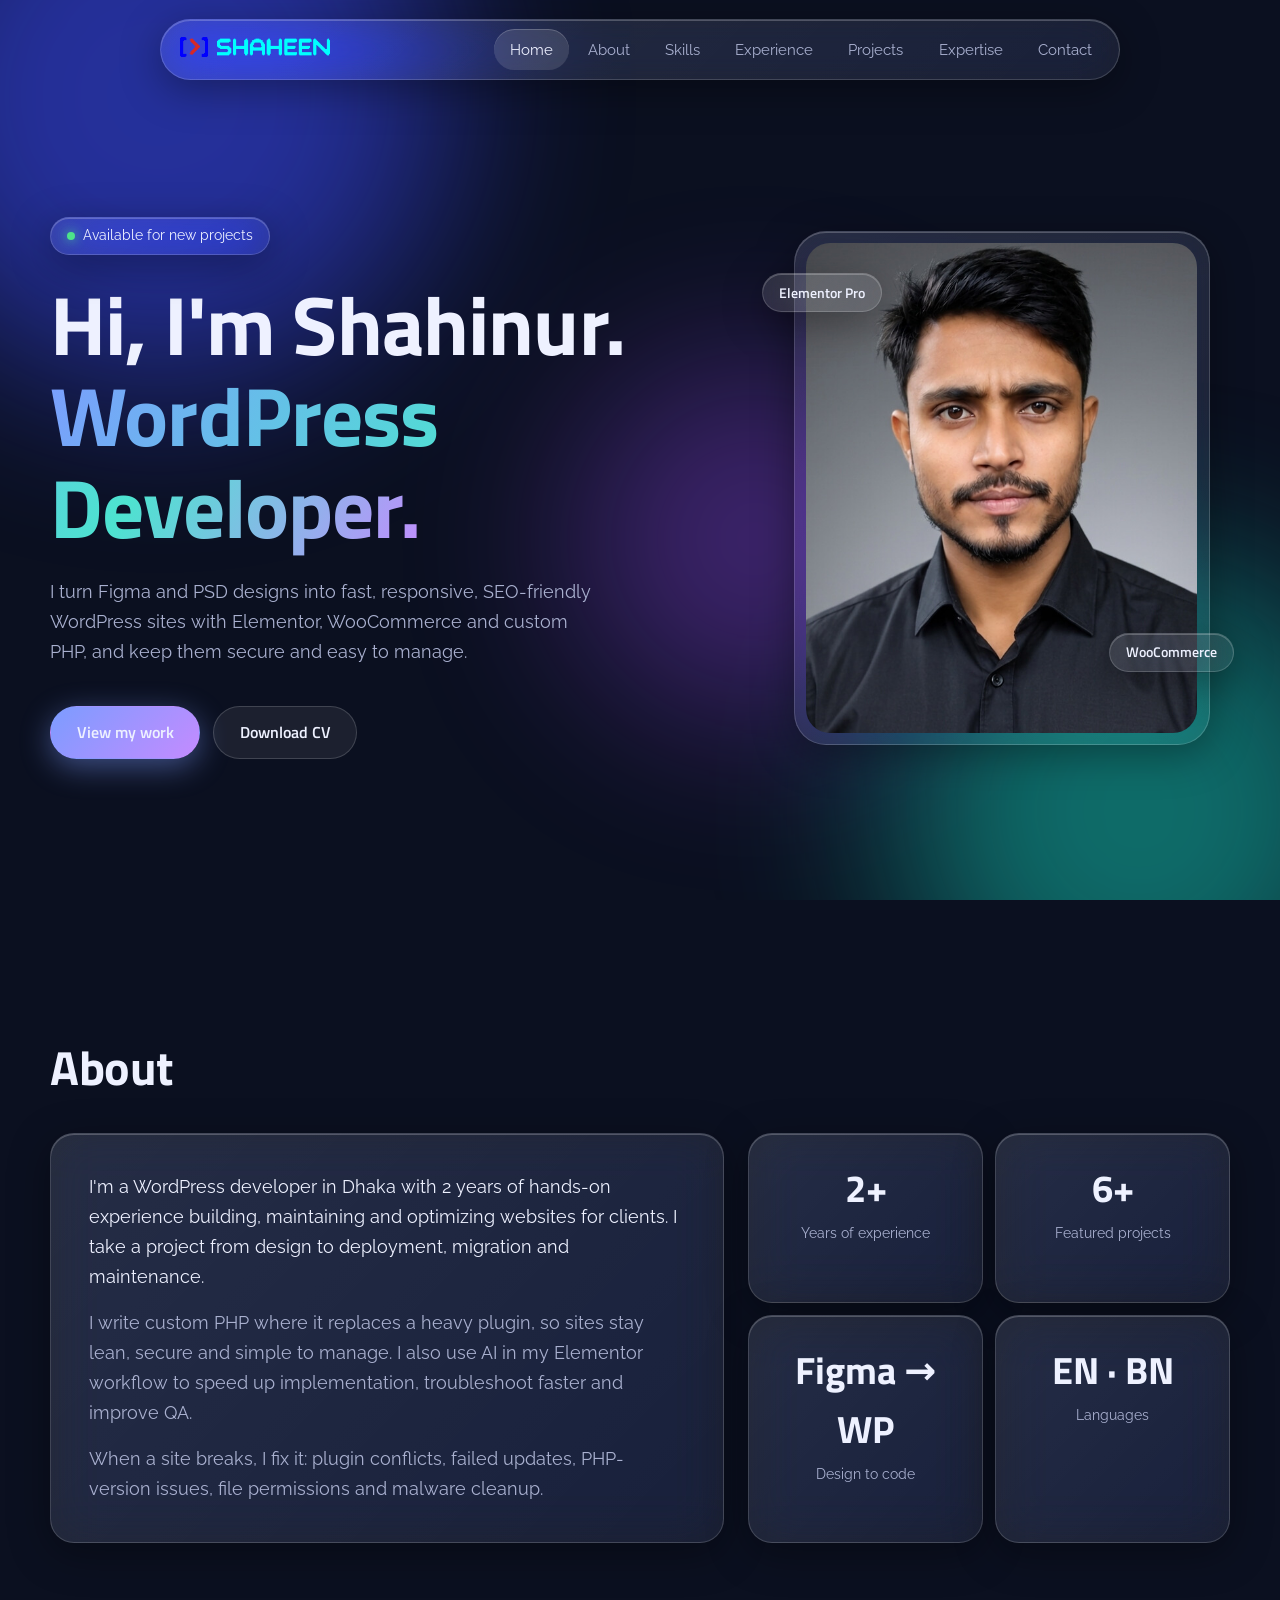
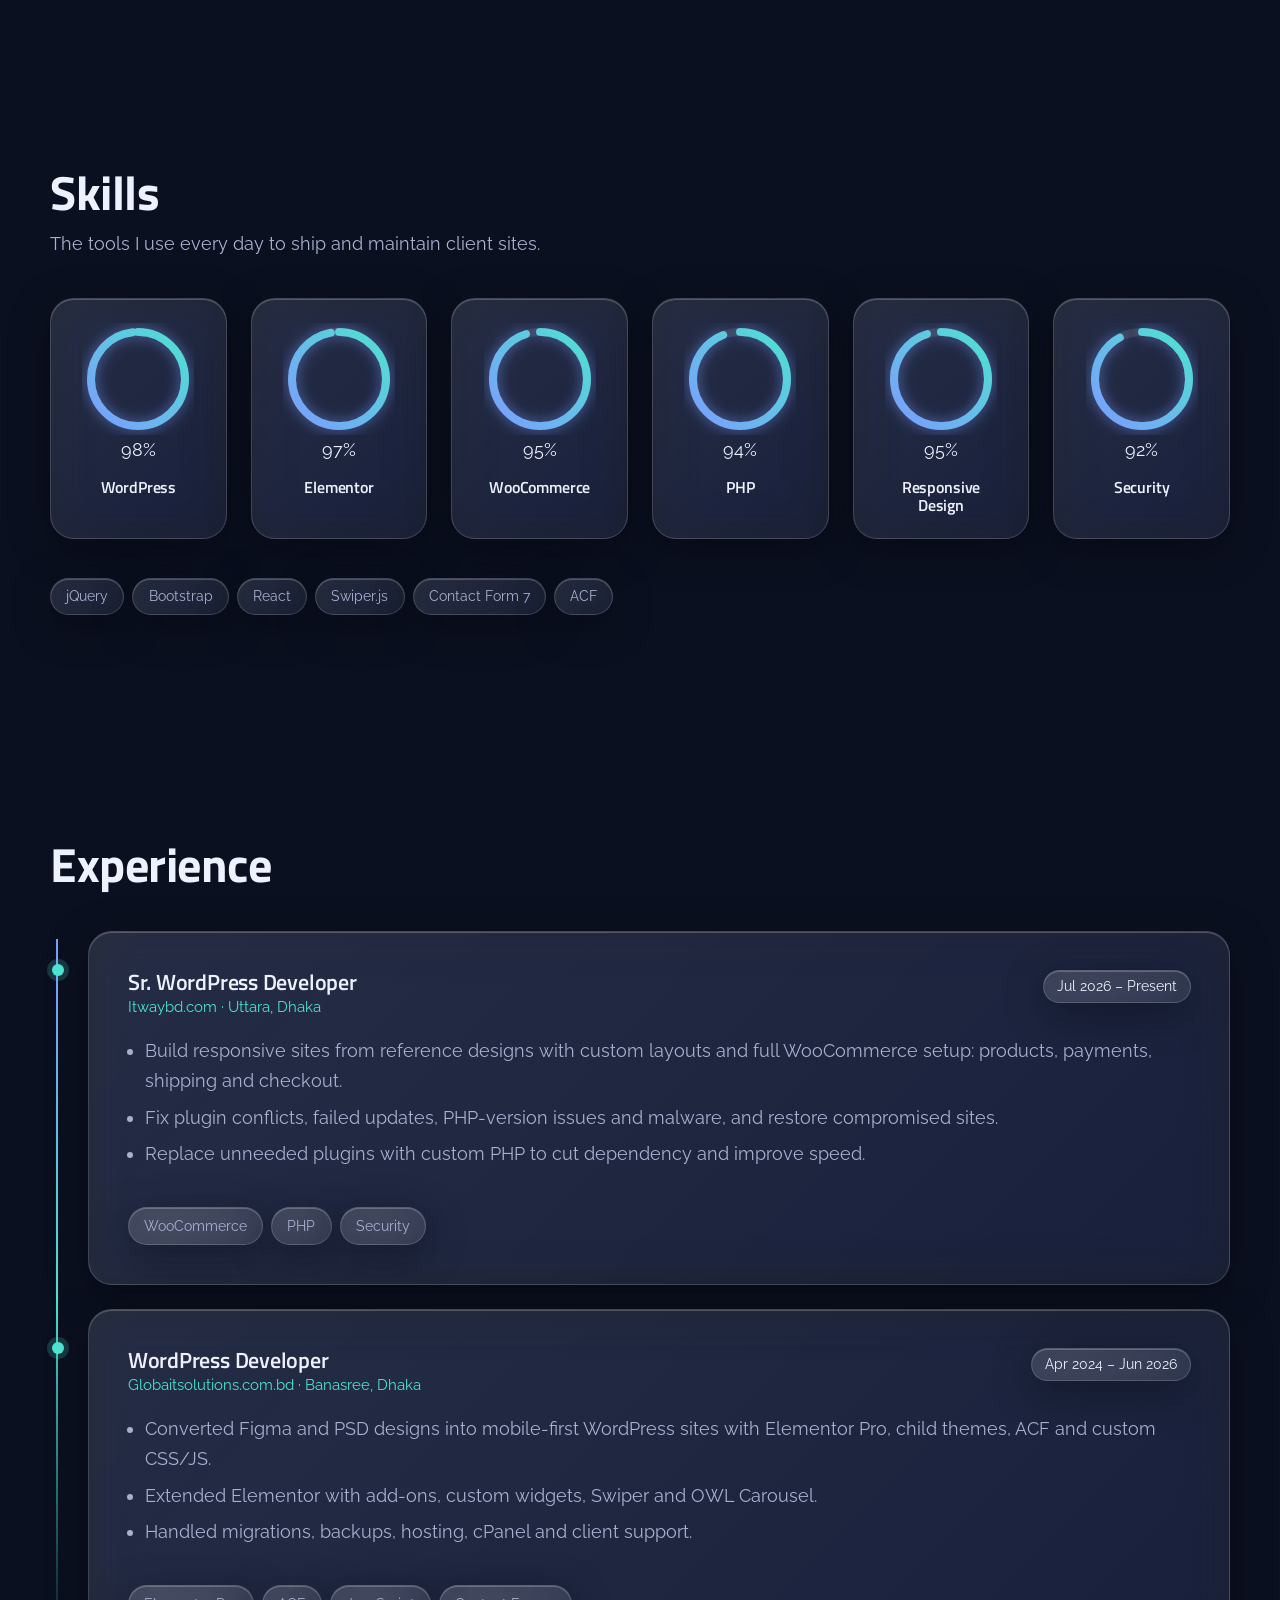
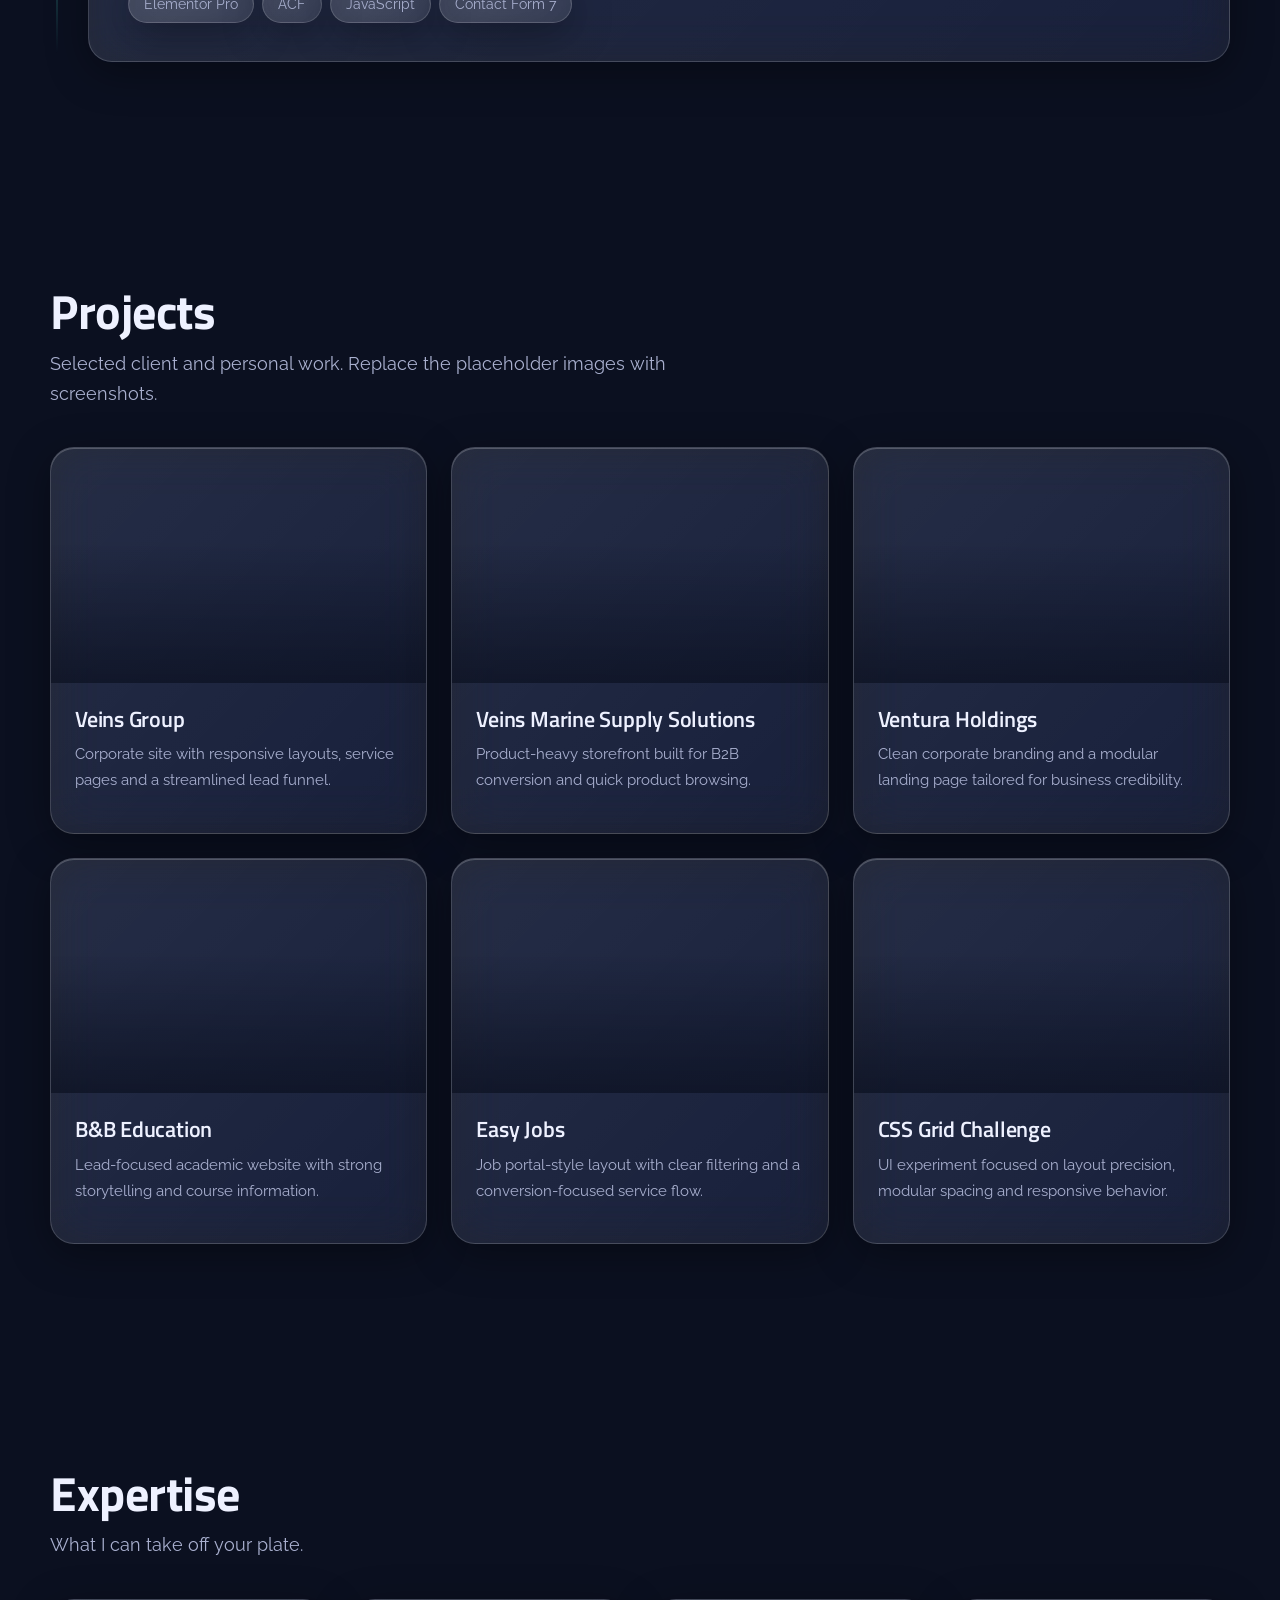
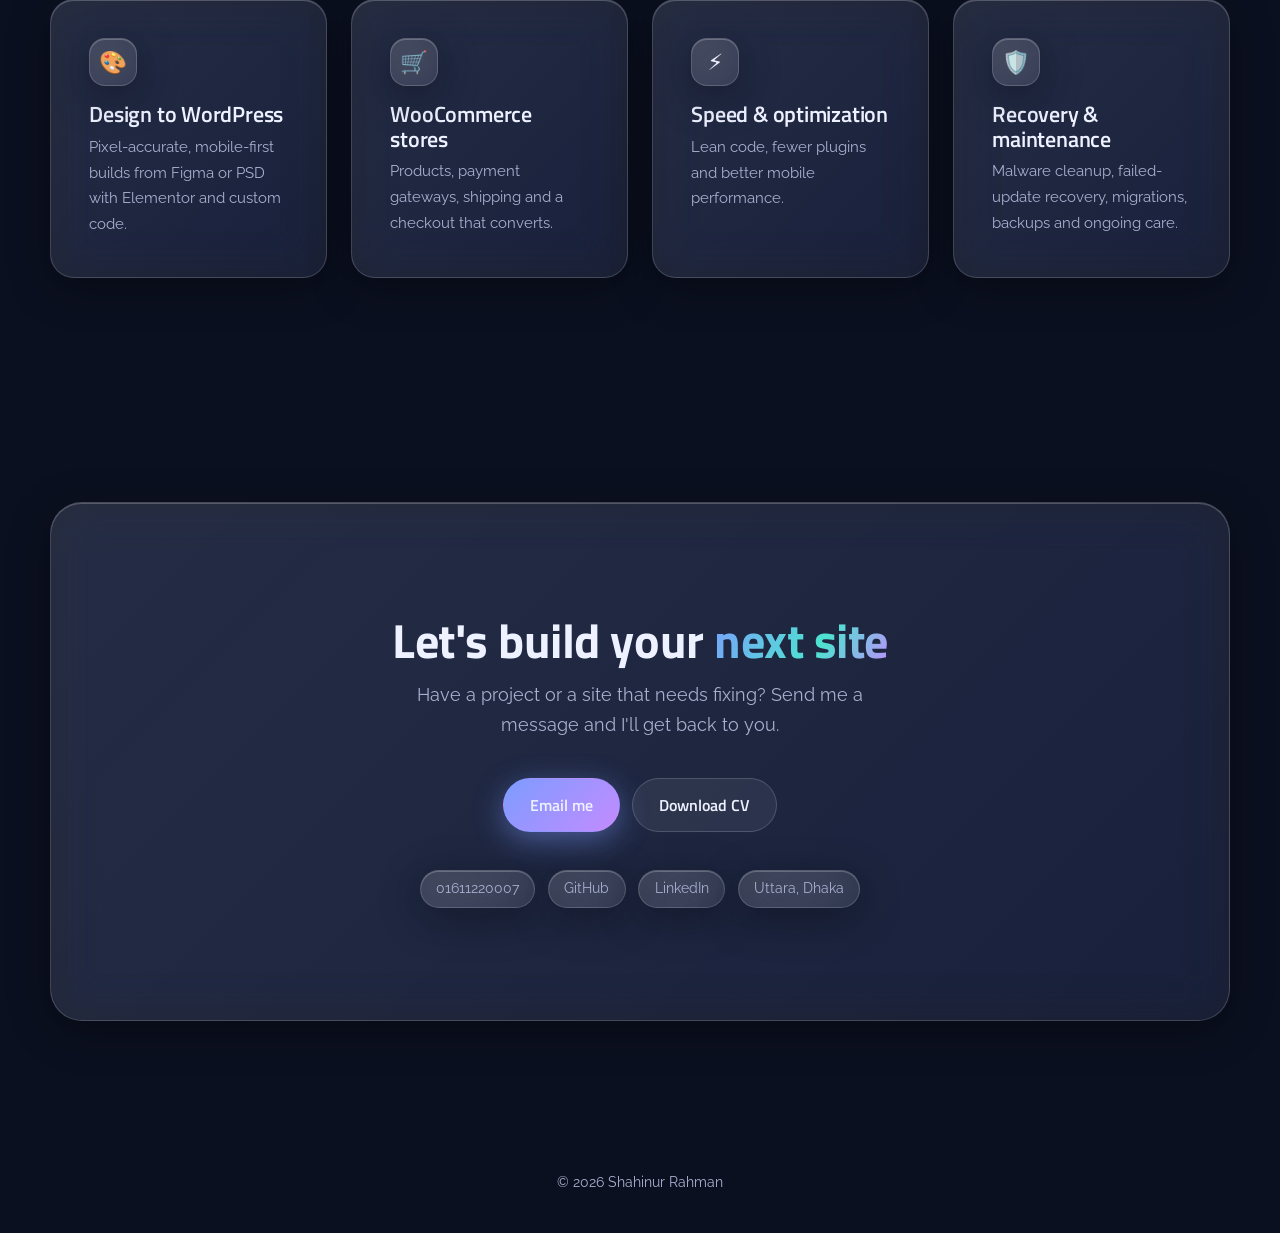
<file: index.html>
<!DOCTYPE html>
<html lang="en">
<head>
<meta charset="UTF-8">
<meta name="viewport" content="width=device-width, initial-scale=1">
<title>Shahinur Rahman — WordPress Developer</title>
<!-- Favicon -->
<link rel="icon" type="image/png" href="resources/images/favicon.png">
<link rel="apple-touch-icon" href="resources/images/favicon.png">

<meta name="description" content="Shahinur Rahman is a WordPress developer in Dhaka building fast, responsive Elementor and WooCommerce websites.">
<meta name="theme-color" content="#0b1020">
<link rel="preconnect" href="https://fonts.googleapis.com">
<link rel="preconnect" href="https://fonts.gstatic.com" crossorigin>
<link href="https://fonts.googleapis.com/css2?family=Raleway:wght@400;500;600&family=Titillium+Web:wght@400;600;700&display=swap" rel="stylesheet">
<link rel="stylesheet" href="resources/css/style.css">
</head>
<body>
<div class="ambient" aria-hidden="true"><i></i><i></i><i></i></div>
<svg width="0" height="0" aria-hidden="true"><defs><linearGradient id="g" x1="0" y1="0" x2="1" y2="1"><stop offset="0" stop-color="#7c9cff"/><stop offset="1" stop-color="#4de3d0"/></linearGradient></defs></svg>

<header class="nav glass">
  <a href="#home" class="logo"><img src="resources/images/shaheen-logo.gif" alt="Shaheen." style="width: min(150px, 40vw); height: auto; display: inline-block;"></a>
  <button class="burger" aria-label="Toggle menu" aria-expanded="false" aria-controls="menu">☰</button>
  <ul class="menu" id="menu">
    <li><a href="#home">Home</a></li><li><a href="#about">About</a></li><li><a href="#skills">Skills</a></li>
    <li><a href="#experience">Experience</a></li><li><a href="#projects">Projects</a></li>
    <li><a href="#expertise">Expertise</a></li><li><a href="#contact">Contact</a></li>
  </ul>
</header>

<main>
<section class="hero" id="home">
  <div class="wrap">
    <div>
      <span class="hero-badge glass"><b></b> Available for new projects</span>
      <h1>Hi, I'm Shahinur.<br><span class="grad">WordPress Developer.</span></h1>
      <p class="lead">I turn Figma and PSD designs into fast, responsive, SEO-friendly WordPress sites with Elementor, WooCommerce and custom PHP, and keep them secure and easy to manage.</p>
      <div class="hero-cta">
        <a href="#projects" class="btn btn-primary">View my work</a>
        <a href="resources/CV/Shahinur-Rahman-CV.pdf" class="btn" download>Download CV</a>
      </div>
    </div>
    <div class="portrait glass">
      <!-- REPLACE with your photo -->
      <img src="resources/images/shaheen.jpg" alt="Portrait of Shahinur Rahman" style="width: 100%; height: auto; display: block;">
      <span class="chip glass c1">Elementor Pro</span>
      <span class="chip glass c2">WooCommerce</span>
    </div>
  </div>
</section>

<section id="about"><div class="wrap">
  <div class="sec-head reveal"><h2>About</h2></div>
  <div class="about-grid">
    <div class="glass card reveal">
      <p>I'm a WordPress developer in Dhaka with 2 years of hands-on experience building, maintaining and optimizing websites for clients. I take a project from design to deployment, migration and maintenance.</p>
      <p>I write custom PHP where it replaces a heavy plugin, so sites stay lean, secure and simple to manage. I also use AI in my Elementor workflow to speed up implementation, troubleshoot faster and improve QA.</p>
      <p>When a site breaks, I fix it: plugin conflicts, failed updates, PHP-version issues, file permissions and malware cleanup.</p>
    </div>
    <div class="stats reveal">
      <div class="glass stat"><strong data-count="2">0</strong><span>Years of experience</span></div>
      <div class="glass stat"><strong data-count="6">0</strong><span>Featured projects</span></div>
      <div class="glass stat"><strong>Figma → WP</strong><span>Design to code</span></div>
      <div class="glass stat"><strong>EN · BN</strong><span>Languages</span></div>
    </div>
  </div>
</div></section>

<section id="skills"><div class="wrap">
  <div class="sec-head reveal"><h2>Skills</h2><p>The tools I use every day to ship and maintain client sites.</p></div>
  <div class="rings">
    <div class="glass ring reveal" data-skill="98"><div class="dial"><svg viewBox="0 0 100 100"><circle class="track" cx="50" cy="50" r="42"/><circle class="bar" cx="50" cy="50" r="42"/></svg><div class="value">98%</div></div><h3>WordPress</h3></div>
    <div class="glass ring reveal" data-skill="97"><div class="dial"><svg viewBox="0 0 100 100"><circle class="track" cx="50" cy="50" r="42"/><circle class="bar" cx="50" cy="50" r="42"/></svg><div class="value">97%</div></div><h3>Elementor</h3></div>
    <div class="glass ring reveal" data-skill="95"><div class="dial"><svg viewBox="0 0 100 100"><circle class="track" cx="50" cy="50" r="42"/><circle class="bar" cx="50" cy="50" r="42"/></svg><div class="value">95%</div></div><h3>WooCommerce</h3></div>
    <div class="glass ring reveal" data-skill="94"><div class="dial"><svg viewBox="0 0 100 100"><circle class="track" cx="50" cy="50" r="42"/><circle class="bar" cx="50" cy="50" r="42"/></svg><div class="value">94%</div></div><h3>PHP</h3></div>
    <div class="glass ring reveal" data-skill="95"><div class="dial"><svg viewBox="0 0 100 100"><circle class="track" cx="50" cy="50" r="42"/><circle class="bar" cx="50" cy="50" r="42"/></svg><div class="value">95%</div></div><h3>Responsive Design</h3></div>
    <div class="glass ring reveal" data-skill="92"><div class="dial"><svg viewBox="0 0 100 100"><circle class="track" cx="50" cy="50" r="42"/><circle class="bar" cx="50" cy="50" r="42"/></svg><div class="value">92%</div></div><h3>Security</h3></div>
  </div>
  <div class="tags reveal" aria-label="More tools">
    <span class="tag glass">jQuery</span><span class="tag glass">Bootstrap</span><span class="tag glass">React</span><span class="tag glass">Swiper.js</span><span class="tag glass">Contact Form 7</span><span class="tag glass">ACF</span>
  </div>
</div></section>

<section id="experience"><div class="wrap">
  <div class="sec-head reveal"><h2>Experience</h2></div>
  <div class="timeline">
    <article class="job glass card reveal">
      <div class="job-top"><div><h3>Sr. WordPress Developer</h3><div class="co">Itwaybd.com · Uttara, Dhaka</div></div><span class="date glass">Jul 2026 – Present</span></div>
      <ul>
        <li>Build responsive sites from reference designs with custom layouts and full WooCommerce setup: products, payments, shipping and checkout.</li>
        <li>Fix plugin conflicts, failed updates, PHP-version issues and malware, and restore compromised sites.</li>
        <li>Replace unneeded plugins with custom PHP to cut dependency and improve speed.</li>
      </ul>
      <div class="tags"><span class="tag glass">WooCommerce</span><span class="tag glass">PHP</span><span class="tag glass">Security</span></div>
    </article>
    <article class="job glass card reveal">
      <div class="job-top"><div><h3>WordPress Developer</h3><div class="co">Globaitsolutions.com.bd · Banasree, Dhaka</div></div><span class="date glass">Apr 2024 – Jun 2026</span></div>
      <ul>
        <li>Converted Figma and PSD designs into mobile-first WordPress sites with Elementor Pro, child themes, ACF and custom CSS/JS.</li>
        <li>Extended Elementor with add-ons, custom widgets, Swiper and OWL Carousel.</li>
        <li>Handled migrations, backups, hosting, cPanel and client support.</li>
      </ul>
      <div class="tags"><span class="tag glass">Elementor Pro</span><span class="tag glass">ACF</span><span class="tag glass">JavaScript</span><span class="tag glass">Contact Form 7</span></div>
    </article>
  </div>
</div></section>

<section id="projects"><div class="wrap">
  <div class="sec-head reveal"><h2>Projects</h2><p>Selected client and personal work. Replace the placeholder images with screenshots.</p></div>
  <div class="projects">
    <article class="glass proj reveal"><div class="thumb" style="background-image:url('https://placehold.co/800x500/1a2244/7c9cff?text=Veins+Group')"></div><div class="body"><h3>Veins Group</h3><p>Corporate site with responsive layouts, service pages and a streamlined lead funnel.</p></div></article>
    <article class="glass proj reveal"><div class="thumb" style="background-image:url('https://placehold.co/800x500/10333a/4de3d0?text=VMSS')"></div><div class="body"><h3>Veins Marine Supply Solutions</h3><p>Product-heavy storefront built for B2B conversion and quick product browsing.</p></div></article>
    <article class="glass proj reveal"><div class="thumb" style="background-image:url('https://placehold.co/800x500/2a1a44/c48bff?text=Ventura+Holdings')"></div><div class="body"><h3>Ventura Holdings</h3><p>Clean corporate branding and a modular landing page tailored for business credibility.</p></div></article>
    <article class="glass proj reveal"><div class="thumb" style="background-image:url('https://placehold.co/800x500/1a2244/7c9cff?text=B%26B+Education')"></div><div class="body"><h3>B&amp;B Education</h3><p>Lead-focused academic website with strong storytelling and course information.</p></div></article>
    <article class="glass proj reveal"><div class="thumb" style="background-image:url('https://placehold.co/800x500/10333a/4de3d0?text=Easy+Jobs')"></div><div class="body"><h3>Easy Jobs</h3><p>Job portal-style layout with clear filtering and a conversion-focused service flow.</p></div></article>
    <article class="glass proj reveal"><div class="thumb" style="background-image:url('https://placehold.co/800x500/2a1a44/c48bff?text=CSS+Grid')"></div><div class="body"><h3>CSS Grid Challenge</h3><p>UI experiment focused on layout precision, modular spacing and responsive behavior.</p></div></article>
  </div>
</div></section>

<section id="expertise"><div class="wrap">
  <div class="sec-head reveal"><h2>Expertise</h2><p>What I can take off your plate.</p></div>
  <div class="expertise">
    <div class="glass card reveal"><div class="ico glass">🎨</div><h3>Design to WordPress</h3><p>Pixel-accurate, mobile-first builds from Figma or PSD with Elementor and custom code.</p></div>
    <div class="glass card reveal"><div class="ico glass">🛒</div><h3>WooCommerce stores</h3><p>Products, payment gateways, shipping and a checkout that converts.</p></div>
    <div class="glass card reveal"><div class="ico glass">⚡</div><h3>Speed &amp; optimization</h3><p>Lean code, fewer plugins and better mobile performance.</p></div>
    <div class="glass card reveal"><div class="ico glass">🛡️</div><h3>Recovery &amp; maintenance</h3><p>Malware cleanup, failed-update recovery, migrations, backups and ongoing care.</p></div>
  </div>
</div></section>

<section id="contact"><div class="wrap">
  <div class="glass contact reveal">
    <h2>Let's build your <span class="grad">next site</span></h2>
    <p>Have a project or a site that needs fixing? Send me a message and I'll get back to you.</p>
    <div class="hero-cta" style="justify-content:center">
      <a class="btn btn-primary" href="mailto:avroshaheen@gmail.com">Email me</a>
      <a class="btn" href="resources/CV/Shahinur-Rahman-CV.pdf" download>Download CV</a>
    </div>
    <div class="links">
      <a class="tag glass" href="tel:+8801611220007">01611220007</a>
      <a class="tag glass" href="https://github.com/avroshaheen" target="_blank" rel="noopener">GitHub</a>
      <a class="tag glass" href="https://linkedin.com/in/shahinurrahman26" target="_blank" rel="noopener">LinkedIn</a>
      <span class="tag glass">Uttara, Dhaka</span>
    </div>
  </div>
</div></section>
</main>
<footer>© <span id="yr"></span> Shahinur Rahman</footer>

<script src="https://cdnjs.cloudflare.com/ajax/libs/jquery/3.7.1/jquery.min.js"></script>
<script src="resources/js/main.js"></script>
</body>
</html>
</file>
<file: resources/css/style.css>
/* ========== EDIT HERE: design tokens ========== */
:root{
  --bg:#0b1020; --text:#eef1ff; --muted:#a9b0cf;
  --accent:#7c9cff; --accent-2:#4de3d0; --accent-3:#c48bff;
  --glass:rgba(255,255,255,.07); --glass-strong:rgba(255,255,255,.12);
  --border:rgba(255,255,255,.16); --blur:blur(24px) saturate(180%);
  --shadow:0 10px 40px rgba(0,0,0,.35), inset 0 1px 0 rgba(255,255,255,.22);
  --r-sm:.9rem; --r-md:1.5rem; --r-lg:2rem;
  --s-1:clamp(.5rem,1vw,.75rem); --s-2:clamp(1rem,2vw,1.5rem); --s-3:clamp(1.5rem,3vw,2.5rem); --s-4:clamp(3.5rem,9vw,7rem);
  --fs-body:clamp(.95rem,.9rem + .25vw,1.1rem); --fs-h1:clamp(2.4rem,1.4rem + 5vw,5.2rem);
  --fs-h2:clamp(1.8rem,1.2rem + 2.4vw,3rem); --fs-h3:clamp(1.1rem,1rem + .5vw,1.4rem);
  --ease:cubic-bezier(.2,.7,.2,1); --t:.4s var(--ease);
  --font-head:"Titillium Web",system-ui,sans-serif; --font-body:"Raleway",system-ui,sans-serif;
  --wrap:min(1180px,100% - 2*var(--s-2));
}
*{box-sizing:border-box;margin:0}
html{scroll-behavior:smooth;scroll-padding-top:6rem}
body{background:var(--bg);color:var(--text);font:400 var(--fs-body)/1.7 var(--font-body);overflow-x:hidden;-webkit-font-smoothing:antialiased}
h1,h2,h3{font-family:var(--font-head);line-height:1.1;letter-spacing:-.01em}
h1{font-size:var(--fs-h1);font-weight:700}h2{font-size:var(--fs-h2);font-weight:700}h3{font-size:var(--fs-h3);font-weight:600}
a{color:inherit;text-decoration:none}img{max-width:100%;display:block}
:focus-visible{outline:2px solid var(--accent-2);outline-offset:3px;border-radius:8px}
.wrap{width:var(--wrap);margin-inline:auto}
section{padding-block:var(--s-4)}
.sec-head{margin-bottom:var(--s-3);max-width:40rem}
.sec-head p{color:var(--muted);margin-top:.6rem}
.sr{position:absolute;left:-999px}

/* ambient background */
.ambient{position:fixed;inset:0;z-index:-1;overflow:hidden}
.ambient i{position:absolute;border-radius:50%;filter:blur(90px);opacity:.55;animation:float 22s ease-in-out infinite alternate}
.ambient i:nth-child(1){width:45vmax;height:45vmax;background:#3b4bff;top:-15vmax;left:-10vmax}
.ambient i:nth-child(2){width:38vmax;height:38vmax;background:#12b8a6;bottom:-12vmax;right:-8vmax;animation-delay:-8s}
.ambient i:nth-child(3){width:28vmax;height:28vmax;background:#a04bff;top:40%;left:45%;opacity:.35;animation-delay:-14s}
@keyframes float{to{transform:translate(6vmax,4vmax) scale(1.1)}}

/* glass */
.glass{background:linear-gradient(135deg,var(--glass-strong),var(--glass));backdrop-filter:var(--blur);-webkit-backdrop-filter:var(--blur);border:1px solid var(--border);box-shadow:var(--shadow);border-radius:var(--r-md)}
.card{padding:var(--s-3);transition:transform var(--t),border-color var(--t)}
.card:hover{transform:translateY(-4px);border-color:rgba(255,255,255,.32)}

/* buttons */
.btn{display:inline-flex;align-items:center;gap:.5rem;padding:.85rem 1.6rem;border-radius:99px;font:600 1rem var(--font-head);border:1px solid var(--border);cursor:pointer;transition:transform var(--t),box-shadow var(--t),background var(--t);color:var(--text);background:var(--glass)}
.btn:hover{transform:translateY(-2px)}
.btn-primary{background:linear-gradient(135deg,var(--accent),var(--accent-3));border-color:transparent;box-shadow:0 8px 30px rgba(124,156,255,.45)}
.btn-primary:hover{box-shadow:0 12px 40px rgba(124,156,255,.65)}

/* nav */
.nav{position:fixed;top:clamp(.6rem,2vw,1.2rem);left:50%;transform:translateX(-50%);width:min(960px,100% - 1.6rem);z-index:50;display:flex;align-items:center;justify-content:space-between;padding:.55rem .7rem .55rem 1.2rem;border-radius:99px}
.logo{font:700 1.25rem var(--font-head)}
.logo span{color:var(--accent-2)}
.menu{display:flex;gap:.2rem;list-style:none;padding:0}
.menu a{display:block;padding:.5rem 1rem;border-radius:99px;font-size:.92rem;color:var(--muted);transition:var(--t)}
.menu a:hover,.menu a.active{color:var(--text);background:var(--glass-strong);box-shadow:inset 0 1px 0 rgba(255,255,255,.2)}
.burger{display:none;width:44px;height:44px;border-radius:50%;border:1px solid var(--border);background:var(--glass);color:var(--text);cursor:pointer;font-size:1.2rem}
@media(max-width:820px){
  .burger{display:block}
  .menu{position:absolute;top:calc(100% + .6rem);left:0;right:0;flex-direction:column;padding:.8rem;border-radius:var(--r-md);background:rgba(20,26,50,.75);backdrop-filter:var(--blur);-webkit-backdrop-filter:var(--blur);border:1px solid var(--border);opacity:0;visibility:hidden;transform:translateY(-8px);transition:var(--t)}
  .menu.open{opacity:1;visibility:visible;transform:none}
}

/* hero */
.hero{min-height:100svh;display:grid;align-items:center;padding-top:8rem}
.hero .wrap{display:grid;grid-template-columns:1.2fr .8fr;gap:var(--s-3);align-items:center}
.hero-badge{display:inline-flex;gap:.5rem;align-items:center;padding:.4rem 1rem;border-radius:99px;font-size:.85rem;margin-bottom:var(--s-2)}
.hero-badge b{width:8px;height:8px;border-radius:50%;background:#4de38a;box-shadow:0 0 12px #4de38a}
.grad{background:linear-gradient(120deg,var(--accent),var(--accent-2) 60%,var(--accent-3));-webkit-background-clip:text;background-clip:text;color:transparent}
.hero p.lead{color:var(--muted);max-width:34rem;margin:var(--s-2) 0 var(--s-3)}
.hero-cta{display:flex;flex-wrap:wrap;gap:.8rem}
.portrait{position:relative;padding:.7rem;border-radius:var(--r-lg);max-width:26rem;justify-self:center;width:100%}
.portrait img{border-radius:calc(var(--r-lg) - .5rem);aspect-ratio:4/5;object-fit:cover;width:100%}
.chip{position:absolute;padding:.55rem 1rem;border-radius:99px;font:600 .85rem var(--font-head);animation:bob 6s ease-in-out infinite alternate}
.chip.c1{top:8%;left:-8%}.chip.c2{bottom:14%;right:-6%;animation-delay:-3s}
@keyframes bob{to{transform:translateY(-10px)}}
@media(max-width:820px){.hero .wrap{grid-template-columns:1fr}.portrait{order:-1;max-width:17rem}.chip.c1{left:-4%}.chip.c2{right:-4%}}

/* about */
.about-grid{display:grid;grid-template-columns:1.4fr 1fr;gap:var(--s-2)}
.about-grid p+p{margin-top:1rem;color:var(--muted)}
.stats{display:grid;grid-template-columns:1fr 1fr;gap:var(--s-1)}
.stat{padding:var(--s-2);text-align:center}
.stat strong{display:block;font:700 clamp(1.8rem,3vw,2.6rem) var(--font-head)}
.stat span{font-size:.85rem;color:var(--muted)}
@media(max-width:820px){.about-grid{grid-template-columns:1fr}}

/* skills */
.rings{display:grid;grid-template-columns:repeat(auto-fit,minmax(9.5rem,1fr));gap:var(--s-2)}
.ring{padding:var(--s-2);text-align:center}
.dial{position:relative;width:clamp(5.5rem,10vw,7rem);aspect-ratio:1;margin-inline:auto}
.ring svg{width:100%;height:100%;display:block;transform:rotate(-90deg)}
.ring circle{fill:none;stroke-width:7;stroke-linecap:round}
.ring .track{stroke:rgba(255,255,255,.1)}
.ring .bar{stroke:url(#g);stroke-dasharray:264;stroke-dashoffset:264;transition:stroke-dashoffset 1.6s var(--ease);filter:drop-shadow(0 0 6px rgba(124,156,255,.6))}
.ring .val{position:absolute;inset:0;display:grid;place-items:center;font:700 clamp(1rem,.9rem + .5vw,1.3rem) var(--font-head)}
.ring h3{font-size:1rem;margin-top:.9rem}
.tags{display:flex;flex-wrap:wrap;gap:.5rem;margin-top:var(--s-3)}
.tag{padding:.4rem .95rem;border-radius:99px;font-size:.85rem;color:var(--muted)}

/* timeline */
.timeline{position:relative;display:grid;gap:var(--s-2);padding-left:clamp(1.4rem,4vw,2.4rem)}
.timeline:before{content:"";position:absolute;left:.4rem;top:.5rem;bottom:.5rem;width:2px;background:linear-gradient(var(--accent),var(--accent-2),transparent)}
.job{position:relative}
.job:before{content:"";position:absolute;left:calc(-1*clamp(1.4rem,4vw,2.4rem) + .05rem);top:2rem;width:.75rem;height:.75rem;border-radius:50%;background:var(--accent-2);box-shadow:0 0 0 5px rgba(77,227,208,.18)}
.job-top{display:flex;flex-wrap:wrap;justify-content:space-between;gap:.5rem}
.job .co{color:var(--accent-2);font-size:.95rem}
.date{font-size:.85rem;padding:.25rem .8rem;border-radius:99px;align-self:start}
.job ul{margin:1rem 0;padding-left:1.1rem;color:var(--muted)}
.job li+li{margin-top:.4rem}

/* projects */
.projects{display:grid;grid-template-columns:repeat(auto-fit,minmax(min(100%,20rem),1fr));gap:var(--s-2)}
.proj{overflow:hidden;display:flex;flex-direction:column;transition:transform var(--t)}
.proj:hover{transform:translateY(-6px)}
.proj .thumb{aspect-ratio:16/10;background-size:cover;background-position:center;position:relative}
.proj .thumb:after{content:"";position:absolute;inset:0;background:linear-gradient(to top,rgba(11,16,32,.7),transparent 60%)}
.proj .body{padding:var(--s-2) var(--s-2) var(--s-3);display:flex;flex-direction:column;gap:.7rem;flex:1}
.proj p{color:var(--muted);font-size:.95rem}
.proj .tags{margin:auto 0 0}
.proj .tag{font-size:.75rem;padding:.25rem .7rem}
.visit{font:600 .95rem var(--font-head);color:var(--accent-2)}
.visit:hover{text-decoration:underline}

/* expertise */
.expertise{display:grid;grid-template-columns:repeat(auto-fit,minmax(min(100%,16rem),1fr));gap:var(--s-2)}
.ico{width:3rem;height:3rem;border-radius:1rem;display:grid;place-items:center;font-size:1.4rem;margin-bottom:1rem}
.expertise p{color:var(--muted);font-size:.95rem;margin-top:.5rem}

/* contact */
.contact{padding:var(--s-4) var(--s-3);text-align:center;border-radius:var(--r-lg)}
.contact h2{margin-bottom:.8rem}
.contact>p{color:var(--muted);max-width:32rem;margin:0 auto var(--s-3)}
.links{display:flex;flex-wrap:wrap;gap:.8rem;justify-content:center;margin-top:var(--s-3)}
footer{text-align:center;padding:var(--s-3) 0;color:var(--muted);font-size:.85rem}

/* reveal */
.reveal{opacity:0;transform:translateY(24px);transition:opacity .8s var(--ease),transform .8s var(--ease)}
.reveal.in{opacity:1;transform:none}
@media(prefers-reduced-motion:reduce){
  html{scroll-behavior:auto}
  *,*:before,*:after{animation:none!important;transition-duration:.01ms!important}
  .reveal{opacity:1;transform:none}
}
@supports not (backdrop-filter:blur(1px)){.glass{background:rgba(30,38,70,.9)}}
</file>
